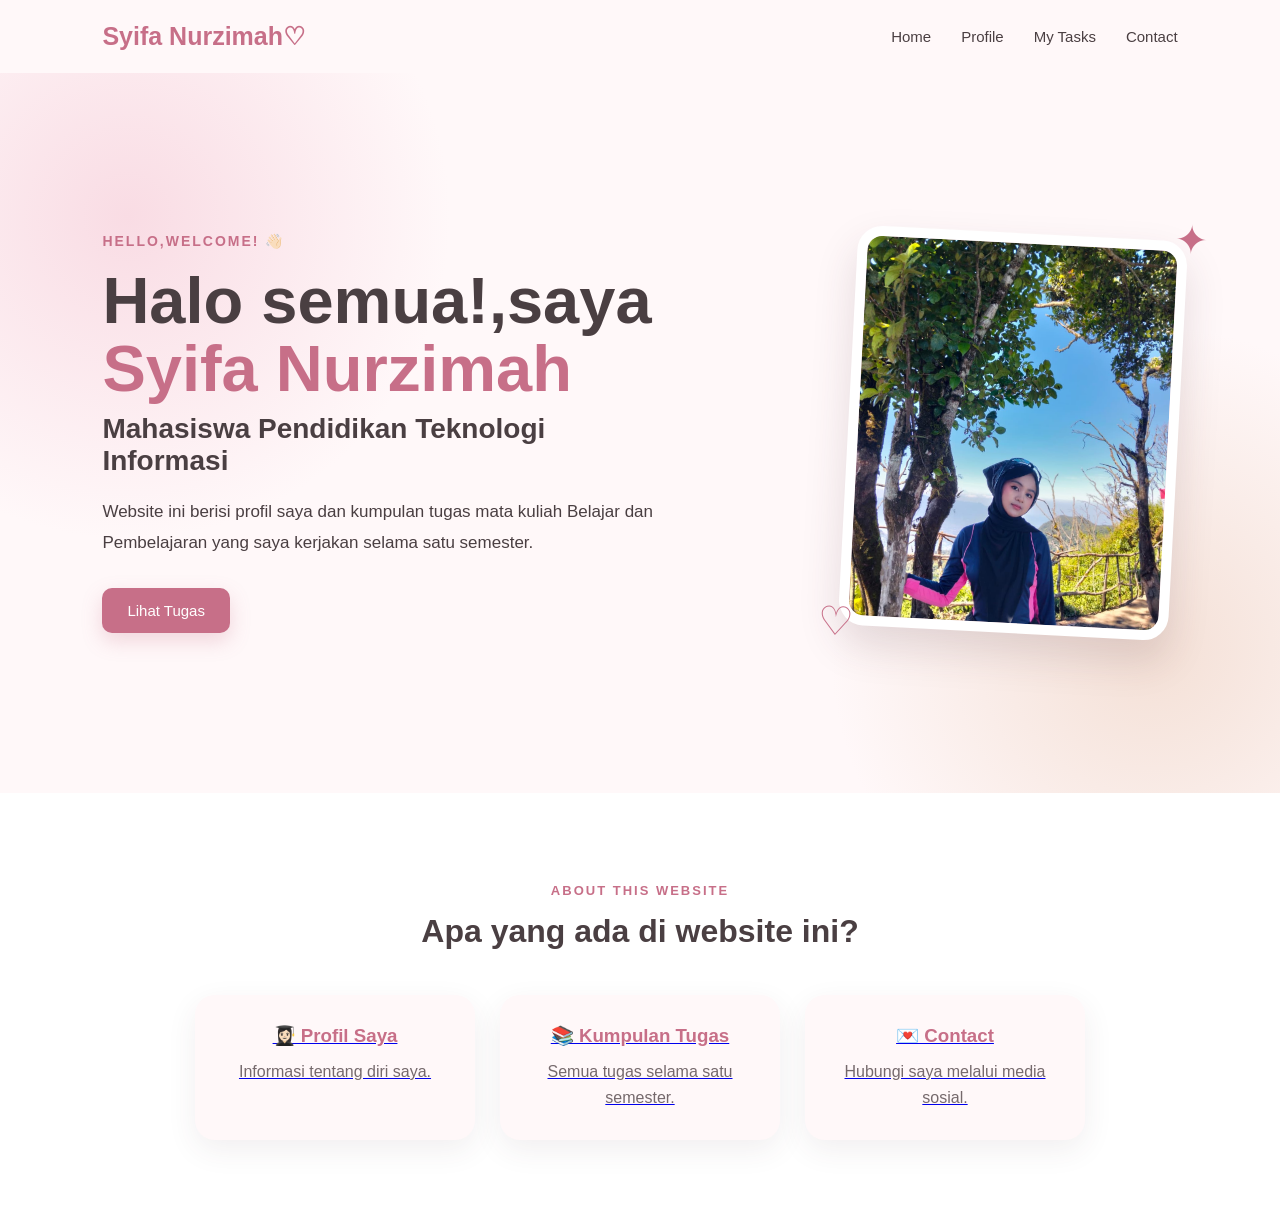
<file: index.html>
<!DOCTYPE html>
<html lang="id">
<head>
    <meta charset="UTF-8">
    <meta name="viewport" content="width=device-width, initial-scale=1.0">
    <title>Portfolio Syifa</title>

    <link rel="stylesheet" href="css/style.css">
</head>

<body>

    <nav>
        <h2>Syifa Nurzimah♡</h2>

        <div>
            <a href="index.html">Home</a>
            <a href="profile.html">Profile</a>
            <a href="tasks.html">My Tasks</a>
            <a href="contact.html">Contact</a>
        </div>
    </nav>

    <section class="hero">

        <div class="hero-text">
            <p>HELLO,WELCOME! 👋🏻</p>

            <h1>Halo semua!,saya <span>Syifa Nurzimah</span></h1>

            <h2>Mahasiswa Pendidikan Teknologi Informasi</h2>

            <p>
                Website ini berisi profil saya dan kumpulan
                tugas mata kuliah Belajar dan Pembelajaran yang saya kerjakan selama satu semester.
            </p>

            <a href="tasks.html" class="task-button">Lihat Tugas</a>
        </div>

        <div class="photo-box">
             <img src="images/image.cipa.jpeg" alt="image.cipa">
        </div>

    </section>

    <section class="about">
        <p>ABOUT THIS WEBSITE</p>

        <h2>Apa yang ada di website ini?</h2>

        <div class="cards">

            <a href="profile.html" class="card">
                <h3>👩🏻‍🎓 Profil Saya</h3>
                <p>Informasi tentang diri saya.</p>
            </a>

           <a href="tasks.html" class="card">
                <h3>📚 Kumpulan Tugas</h3>
             <p>Semua tugas selama satu semester.</p>
            </a>

           <a href="contact.html" class="card">
                <h3>💌 Contact</h3>
            <p>Hubungi saya melalui media sosial.</p>
            </a>

        </div>
    </section>

</body>
</html>
</file>
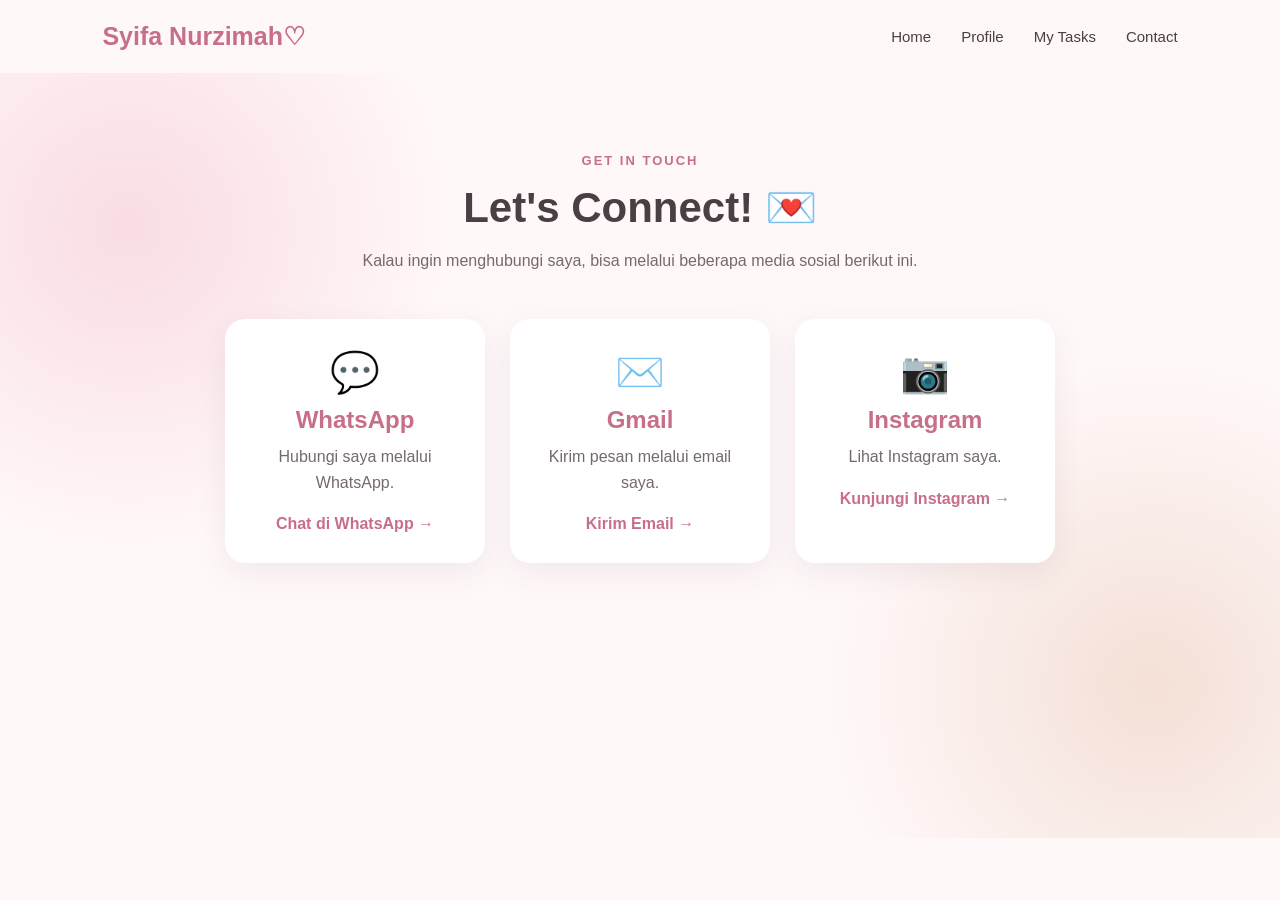
<file: contact.html>
<!DOCTYPE html>
<html lang="id">

<head>
    <meta charset="UTF-8">
    <meta name="viewport" content="width=device-width, initial-scale=1.0">

    <title>Contact - Syifa</title>

    <link rel="stylesheet" href="css/style.css">
</head>

<body>

    <nav>
        <h2>Syifa Nurzimah♡</h2>

        <div>
            <a href="index.html">Home</a>
            <a href="profile.html">Profile</a>
            <a href="tasks.html">My Tasks</a>
            <a href="contact.html">Contact</a>
        </div>
    </nav>


    <section class="contact-page">

        <p class="section-title">GET IN TOUCH</p>

        <h1>Let's Connect! 💌</h1>

        <p class="contact-intro">
            Kalau ingin menghubungi saya, bisa melalui beberapa
            media sosial berikut ini.
        </p>


        <div class="contact-list">

            <div class="contact-card">
                <div class="contact-icon">💬</div>

                <h2>WhatsApp</h2>

                <p>Hubungi saya melalui WhatsApp.</p>

                <a href="https://wa.me/6283141883319">Chat di WhatsApp →</a>
            </div>


            <div class="contact-card">
                <div class="contact-icon">✉️</div>

                <h2>Gmail</h2>

                <p>Kirim pesan melalui email saya.</p>

                <a href="mailto:syifanurzimah@gmail.com">Kirim Email →</a>
            </div>


            <div class="contact-card">
                <div class="contact-icon">📷</div>

                <h2>Instagram</h2>

                <p>Lihat Instagram saya.</p>

                <a href="https://www.instagram.com/syfnzmh/">Kunjungi Instagram →</a>
            </div>

        </div>

    </section>

</body>

</html>
</file>
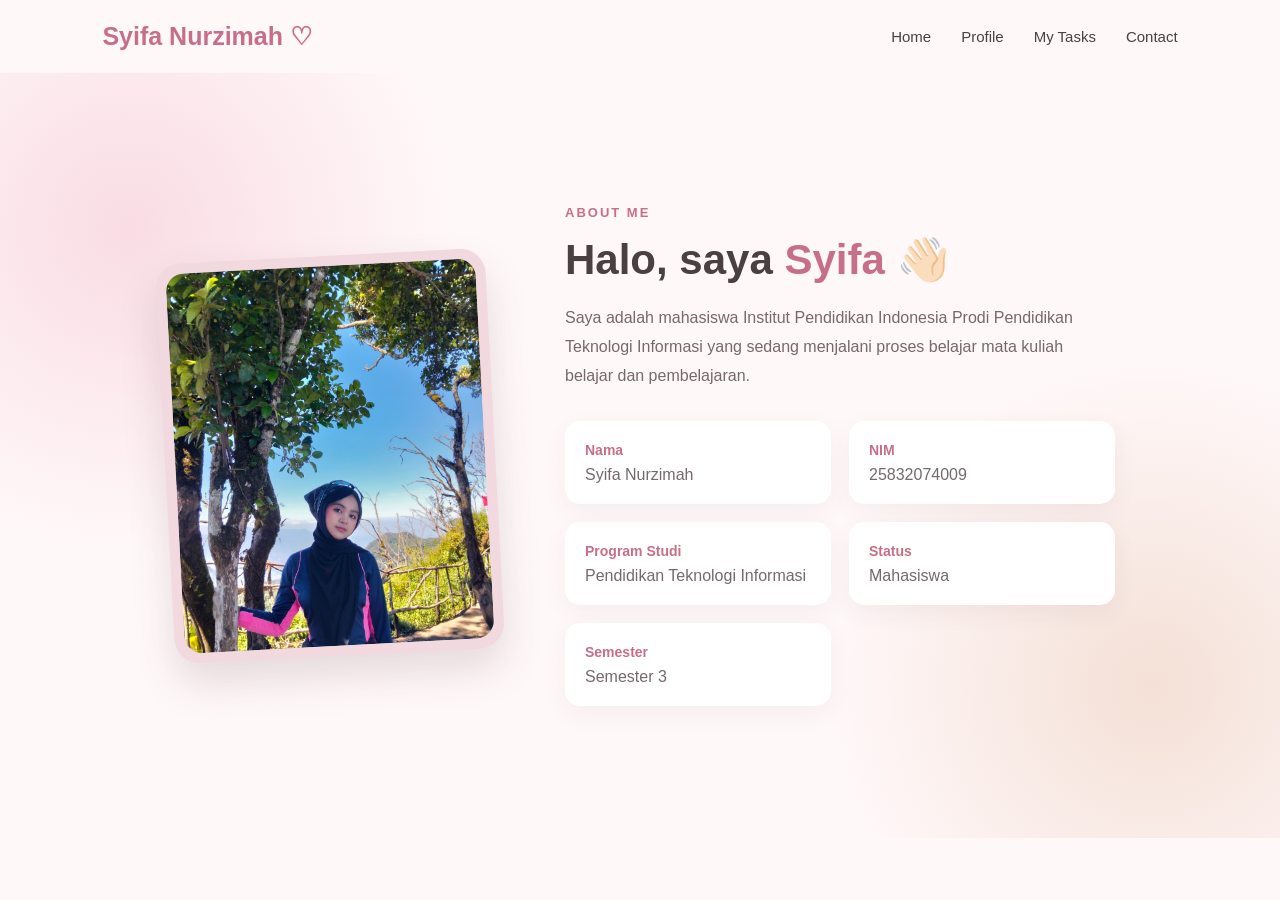
<file: profile.html>
<!DOCTYPE html>
<html lang="id">

<head>
    <meta charset="UTF-8">
    <meta name="viewport" content="width=device-width, initial-scale=1.0">

    <title>Profile - Syifa</title>

    <link rel="stylesheet" href="css/style.css">
</head>

<body>

    <nav>
        <h2>Syifa Nurzimah ♡</h2>

        <div>
            <a href="index.html">Home</a>
            <a href="profile.html">Profile</a>
            <a href="tasks.html">My Tasks</a>
            <a href="#">Contact</a>
        </div>
    </nav>


    <section class="profile-page">

        <div class="profile-photo">
            <img src="images/image.cipa.jpeg" alt="Foto Syifa">
        </div>


        <div class="profile-info">

            <p class="section-title">ABOUT ME</p>

            <h1>Halo, saya <span>Syifa</span> 👋🏻</h1>

            <p>
                Saya adalah mahasiswa Institut Pendidikan Indonesia Prodi Pendidikan Teknologi Informasi 
                yang sedang menjalani proses belajar mata kuliah belajar dan pembelajaran.
            </p>

            <div class="profile-details">

                <div>
                    <strong>Nama</strong>
                    <p>Syifa Nurzimah</p>
                </div>

                 <div>
                    <strong>NIM</strong>
                    <p>25832074009</p>
                </div>

                <div>
                    <strong>Program Studi</strong>
                    <p>Pendidikan Teknologi Informasi</p>
                </div>

                <div>
                    <strong>Status</strong>
                    <p>Mahasiswa</p>
                </div>

                <div>
                    <strong>Semester</strong>
                    <p>Semester 3</p>
                </div>

            </div>

        </div>

    </section>

</body>

</html>
</file>
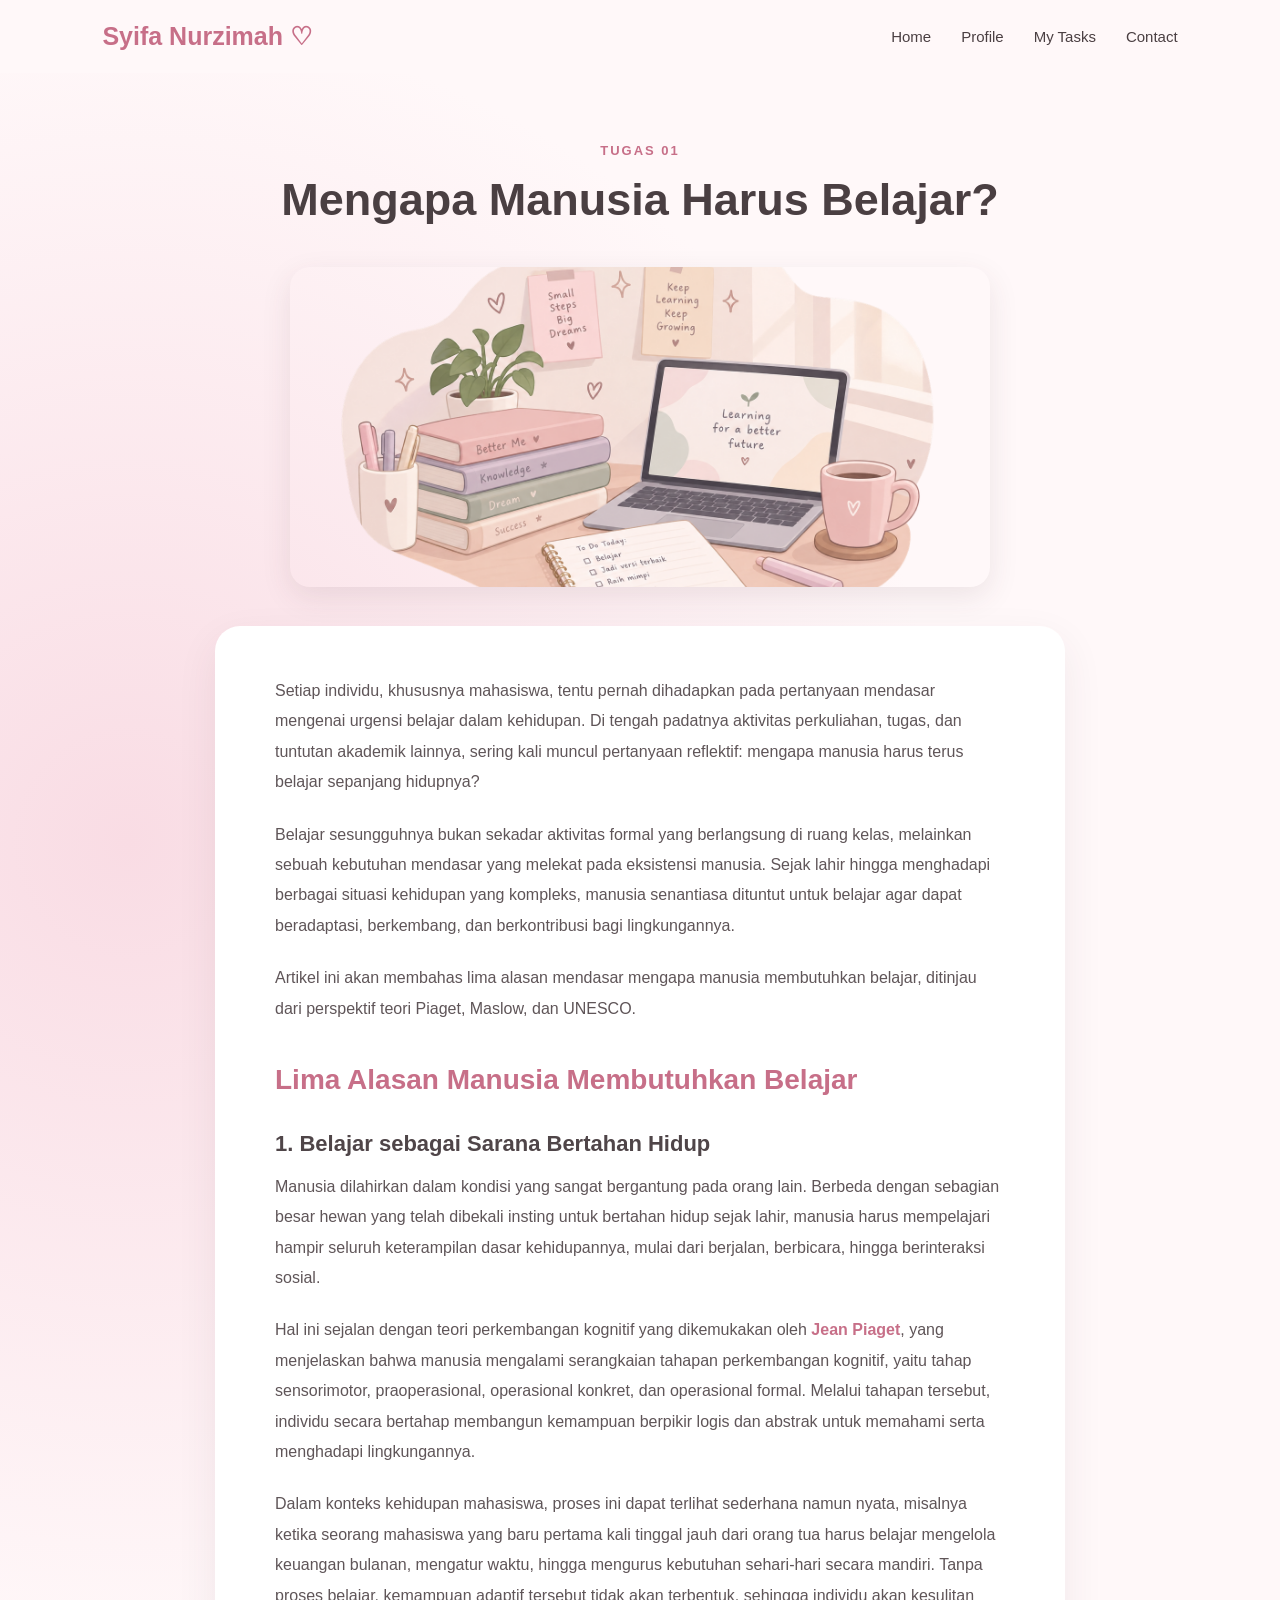
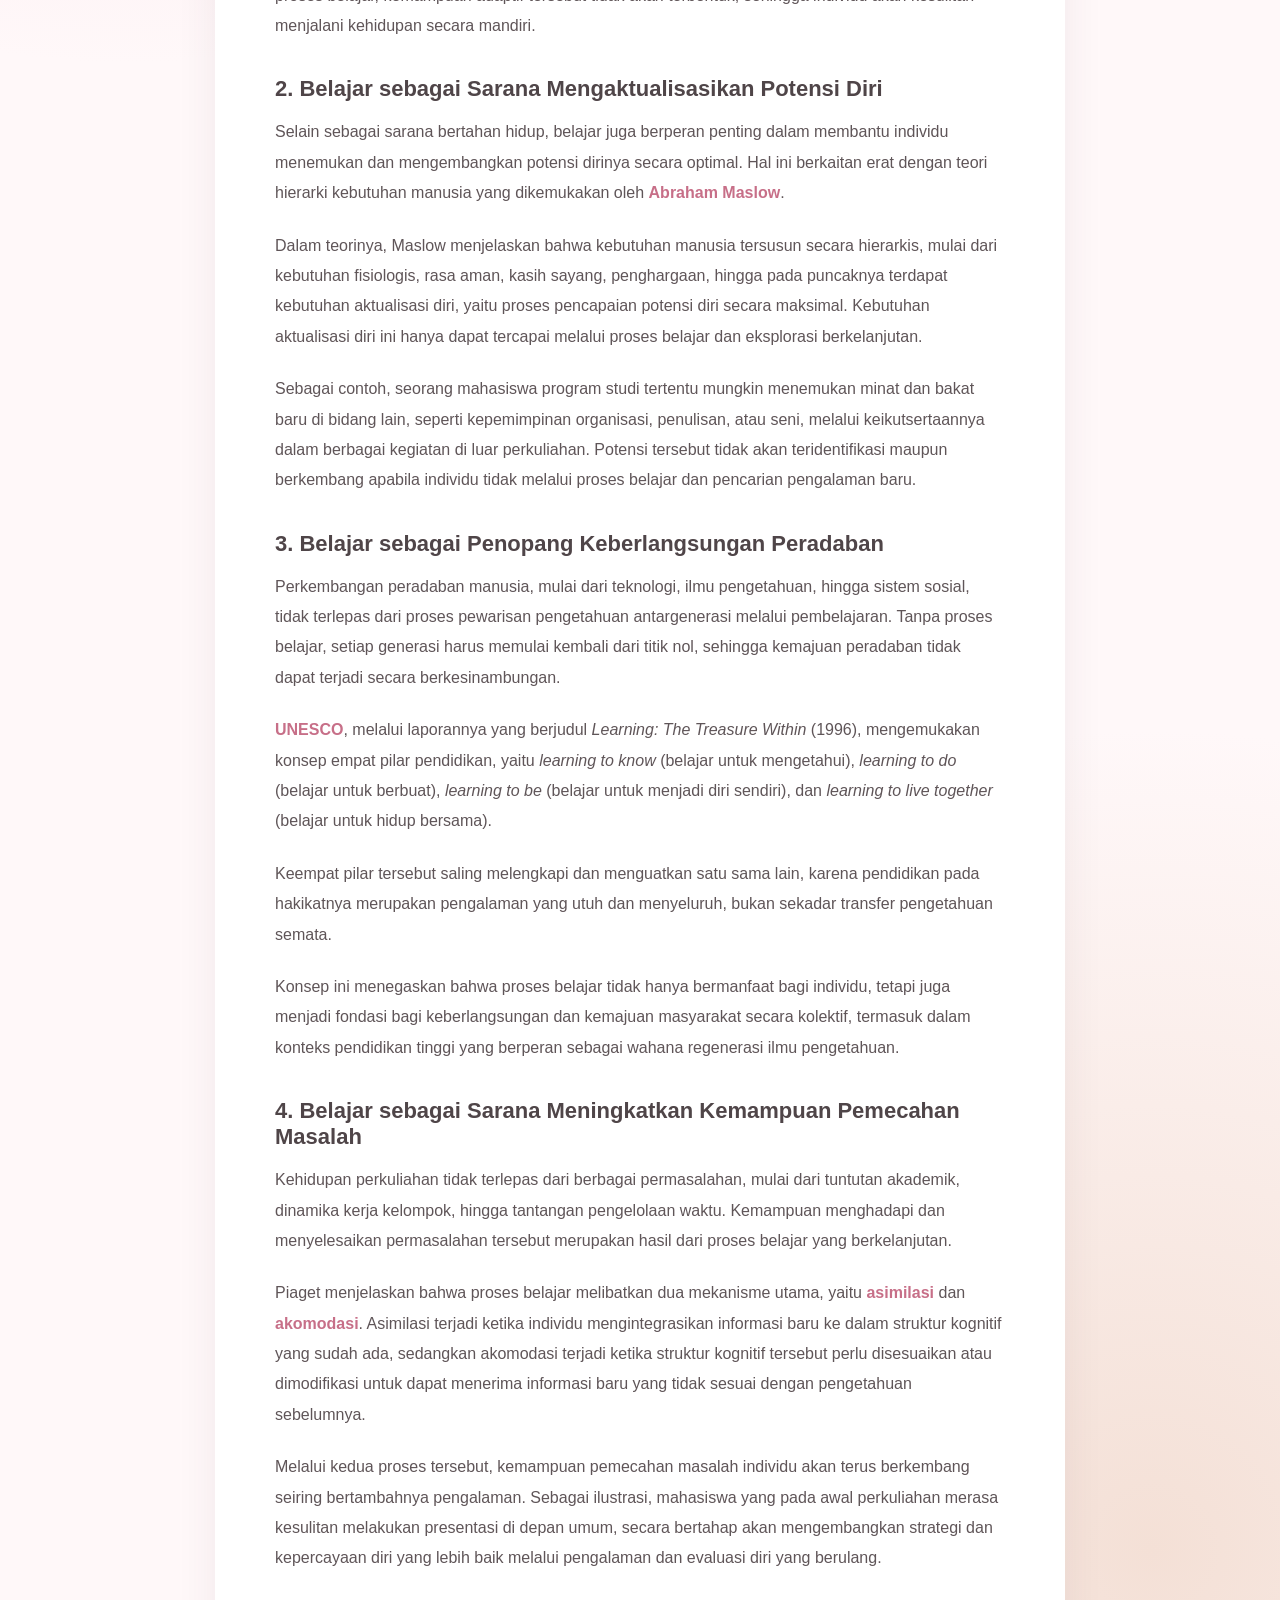
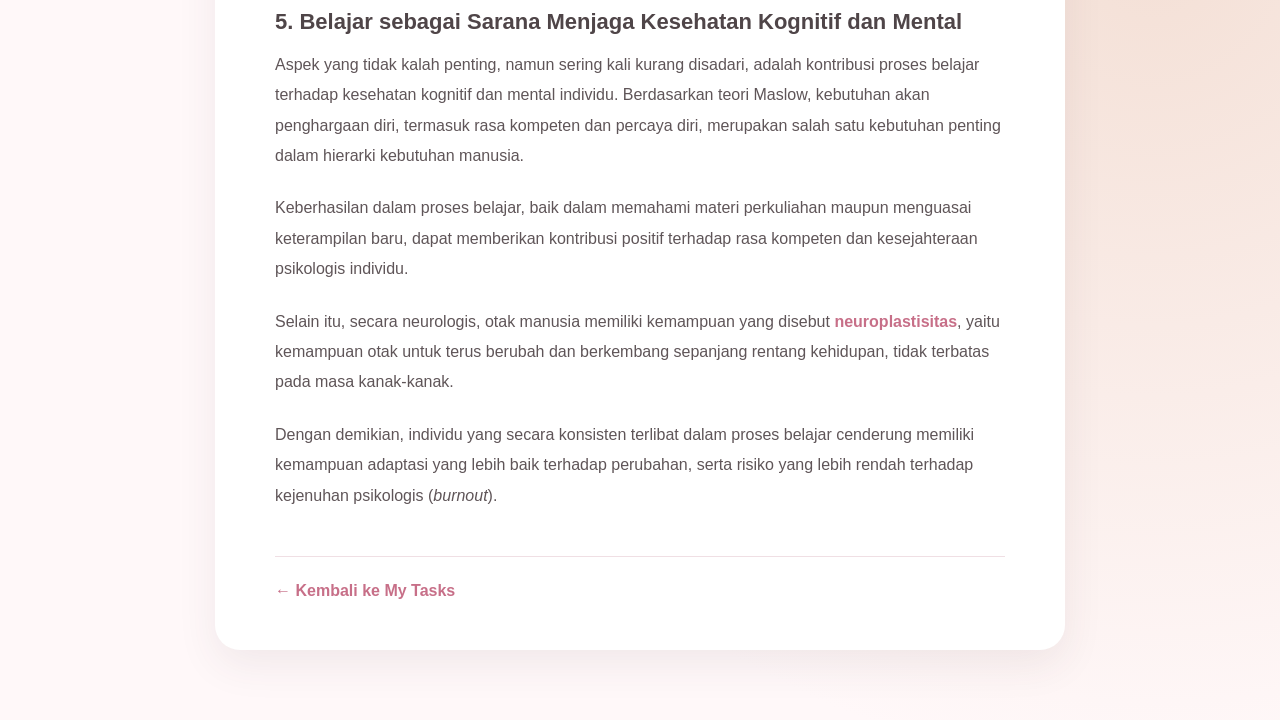
<file: task1.html>
<!DOCTYPE html>
<html lang="id">

<head>
    <meta charset="UTF-8">
    <meta name="viewport" content="width=device-width, initial-scale=1.0">

    <title>Mengapa Manusia Harus Belajar? - Syifa</title>

    <link rel="stylesheet" href="css/style.css">
</head>

<body>

    <nav>
        <h2>Syifa Nurzimah ♡</h2>

        <div>
            <a href="index.html">Home</a>
            <a href="profile.html">Profile</a>
            <a href="tasks.html">My Tasks</a>
            <a href="contact.html">Contact</a>
        </div>
    </nav>


    <main class="article-page">

        <div class="article-header">

            <p class="section-title">TUGAS 01</p>

            <h1>Mengapa Manusia Harus Belajar?</h1>

        </div>

        <div class="article-image">
            <img src="images/ChatGPT Image 6 Sep 2026, 09.03.02.png"
                alt="Ilustrasi kegiatan belajar">
       </div>


        <article class="article-content">

            <p>
                Setiap individu, khususnya mahasiswa, tentu pernah dihadapkan
                pada pertanyaan mendasar mengenai urgensi belajar dalam kehidupan.
                Di tengah padatnya aktivitas perkuliahan, tugas, dan tuntutan
                akademik lainnya, sering kali muncul pertanyaan reflektif:
                mengapa manusia harus terus belajar sepanjang hidupnya?
            </p>

            <p>
                Belajar sesungguhnya bukan sekadar aktivitas formal yang
                berlangsung di ruang kelas, melainkan sebuah kebutuhan mendasar
                yang melekat pada eksistensi manusia. Sejak lahir hingga
                menghadapi berbagai situasi kehidupan yang kompleks, manusia
                senantiasa dituntut untuk belajar agar dapat beradaptasi,
                berkembang, dan berkontribusi bagi lingkungannya.
            </p>

            <p>
                Artikel ini akan membahas lima alasan mendasar mengapa manusia
                membutuhkan belajar, ditinjau dari perspektif teori Piaget,
                Maslow, dan UNESCO.
            </p>


            <h2>Lima Alasan Manusia Membutuhkan Belajar</h2>


            <h3>1. Belajar sebagai Sarana Bertahan Hidup</h3>

            <p>
                Manusia dilahirkan dalam kondisi yang sangat bergantung pada
                orang lain. Berbeda dengan sebagian besar hewan yang telah
                dibekali insting untuk bertahan hidup sejak lahir, manusia harus
                mempelajari hampir seluruh keterampilan dasar kehidupannya,
                mulai dari berjalan, berbicara, hingga berinteraksi sosial.
            </p>

            <p>
                Hal ini sejalan dengan teori perkembangan kognitif yang
                dikemukakan oleh <strong>Jean Piaget</strong>, yang menjelaskan
                bahwa manusia mengalami serangkaian tahapan perkembangan
                kognitif, yaitu tahap sensorimotor, praoperasional, operasional
                konkret, dan operasional formal. Melalui tahapan tersebut,
                individu secara bertahap membangun kemampuan berpikir logis
                dan abstrak untuk memahami serta menghadapi lingkungannya.
            </p>

            <p>
                Dalam konteks kehidupan mahasiswa, proses ini dapat terlihat
                sederhana namun nyata, misalnya ketika seorang mahasiswa yang
                baru pertama kali tinggal jauh dari orang tua harus belajar
                mengelola keuangan bulanan, mengatur waktu, hingga mengurus
                kebutuhan sehari-hari secara mandiri. Tanpa proses belajar,
                kemampuan adaptif tersebut tidak akan terbentuk, sehingga
                individu akan kesulitan menjalani kehidupan secara mandiri.
            </p>


            <h3>2. Belajar sebagai Sarana Mengaktualisasikan Potensi Diri</h3>

            <p>
                Selain sebagai sarana bertahan hidup, belajar juga berperan
                penting dalam membantu individu menemukan dan mengembangkan
                potensi dirinya secara optimal. Hal ini berkaitan erat dengan
                teori hierarki kebutuhan manusia yang dikemukakan oleh
                <strong>Abraham Maslow</strong>.
            </p>

            <p>
                Dalam teorinya, Maslow menjelaskan bahwa kebutuhan manusia
                tersusun secara hierarkis, mulai dari kebutuhan fisiologis,
                rasa aman, kasih sayang, penghargaan, hingga pada puncaknya
                terdapat kebutuhan aktualisasi diri, yaitu proses pencapaian
                potensi diri secara maksimal. Kebutuhan aktualisasi diri ini
                hanya dapat tercapai melalui proses belajar dan eksplorasi
                berkelanjutan.
            </p>

            <p>
                Sebagai contoh, seorang mahasiswa program studi tertentu mungkin
                menemukan minat dan bakat baru di bidang lain, seperti
                kepemimpinan organisasi, penulisan, atau seni, melalui
                keikutsertaannya dalam berbagai kegiatan di luar perkuliahan.
                Potensi tersebut tidak akan teridentifikasi maupun berkembang
                apabila individu tidak melalui proses belajar dan pencarian
                pengalaman baru.
            </p>


            <h3>3. Belajar sebagai Penopang Keberlangsungan Peradaban</h3>

            <p>
                Perkembangan peradaban manusia, mulai dari teknologi, ilmu
                pengetahuan, hingga sistem sosial, tidak terlepas dari proses
                pewarisan pengetahuan antargenerasi melalui pembelajaran.
                Tanpa proses belajar, setiap generasi harus memulai kembali
                dari titik nol, sehingga kemajuan peradaban tidak dapat terjadi
                secara berkesinambungan.
            </p>

            <p>
                <strong>UNESCO</strong>, melalui laporannya yang berjudul
                <em>Learning: The Treasure Within</em> (1996), mengemukakan
                konsep empat pilar pendidikan, yaitu <em>learning to know</em>
                (belajar untuk mengetahui), <em>learning to do</em>
                (belajar untuk berbuat), <em>learning to be</em>
                (belajar untuk menjadi diri sendiri), dan
                <em>learning to live together</em>
                (belajar untuk hidup bersama).
            </p>

            <p>
                Keempat pilar tersebut saling melengkapi dan menguatkan satu
                sama lain, karena pendidikan pada hakikatnya merupakan
                pengalaman yang utuh dan menyeluruh, bukan sekadar transfer
                pengetahuan semata.
            </p>

            <p>
                Konsep ini menegaskan bahwa proses belajar tidak hanya
                bermanfaat bagi individu, tetapi juga menjadi fondasi bagi
                keberlangsungan dan kemajuan masyarakat secara kolektif,
                termasuk dalam konteks pendidikan tinggi yang berperan sebagai
                wahana regenerasi ilmu pengetahuan.
            </p>


            <h3>4. Belajar sebagai Sarana Meningkatkan Kemampuan Pemecahan Masalah</h3>

            <p>
                Kehidupan perkuliahan tidak terlepas dari berbagai permasalahan,
                mulai dari tuntutan akademik, dinamika kerja kelompok, hingga
                tantangan pengelolaan waktu. Kemampuan menghadapi dan
                menyelesaikan permasalahan tersebut merupakan hasil dari proses
                belajar yang berkelanjutan.
            </p>

            <p>
                Piaget menjelaskan bahwa proses belajar melibatkan dua
                mekanisme utama, yaitu <strong>asimilasi</strong> dan
                <strong>akomodasi</strong>. Asimilasi terjadi ketika individu
                mengintegrasikan informasi baru ke dalam struktur kognitif yang
                sudah ada, sedangkan akomodasi terjadi ketika struktur kognitif
                tersebut perlu disesuaikan atau dimodifikasi untuk dapat
                menerima informasi baru yang tidak sesuai dengan pengetahuan
                sebelumnya.
            </p>

            <p>
                Melalui kedua proses tersebut, kemampuan pemecahan masalah
                individu akan terus berkembang seiring bertambahnya pengalaman.
                Sebagai ilustrasi, mahasiswa yang pada awal perkuliahan merasa
                kesulitan melakukan presentasi di depan umum, secara bertahap
                akan mengembangkan strategi dan kepercayaan diri yang lebih
                baik melalui pengalaman dan evaluasi diri yang berulang.
            </p>


            <h3>5. Belajar sebagai Sarana Menjaga Kesehatan Kognitif dan Mental</h3>

            <p>
                Aspek yang tidak kalah penting, namun sering kali kurang
                disadari, adalah kontribusi proses belajar terhadap kesehatan
                kognitif dan mental individu. Berdasarkan teori Maslow,
                kebutuhan akan penghargaan diri, termasuk rasa kompeten dan
                percaya diri, merupakan salah satu kebutuhan penting dalam
                hierarki kebutuhan manusia.
            </p>

            <p>
                Keberhasilan dalam proses belajar, baik dalam memahami materi
                perkuliahan maupun menguasai keterampilan baru, dapat memberikan
                kontribusi positif terhadap rasa kompeten dan kesejahteraan
                psikologis individu.
            </p>

            <p>
                Selain itu, secara neurologis, otak manusia memiliki kemampuan
                yang disebut <strong>neuroplastisitas</strong>, yaitu kemampuan
                otak untuk terus berubah dan berkembang sepanjang rentang
                kehidupan, tidak terbatas pada masa kanak-kanak.
            </p>

            <p>
                Dengan demikian, individu yang secara konsisten terlibat dalam
                proses belajar cenderung memiliki kemampuan adaptasi yang lebih
                baik terhadap perubahan, serta risiko yang lebih rendah
                terhadap kejenuhan psikologis (<em>burnout</em>).
            </p>


            <div class="article-footer">
                <a href="tasks.html">← Kembali ke My Tasks</a>
            </div>

        </article>

    </main>

</body>

</html>
</file>
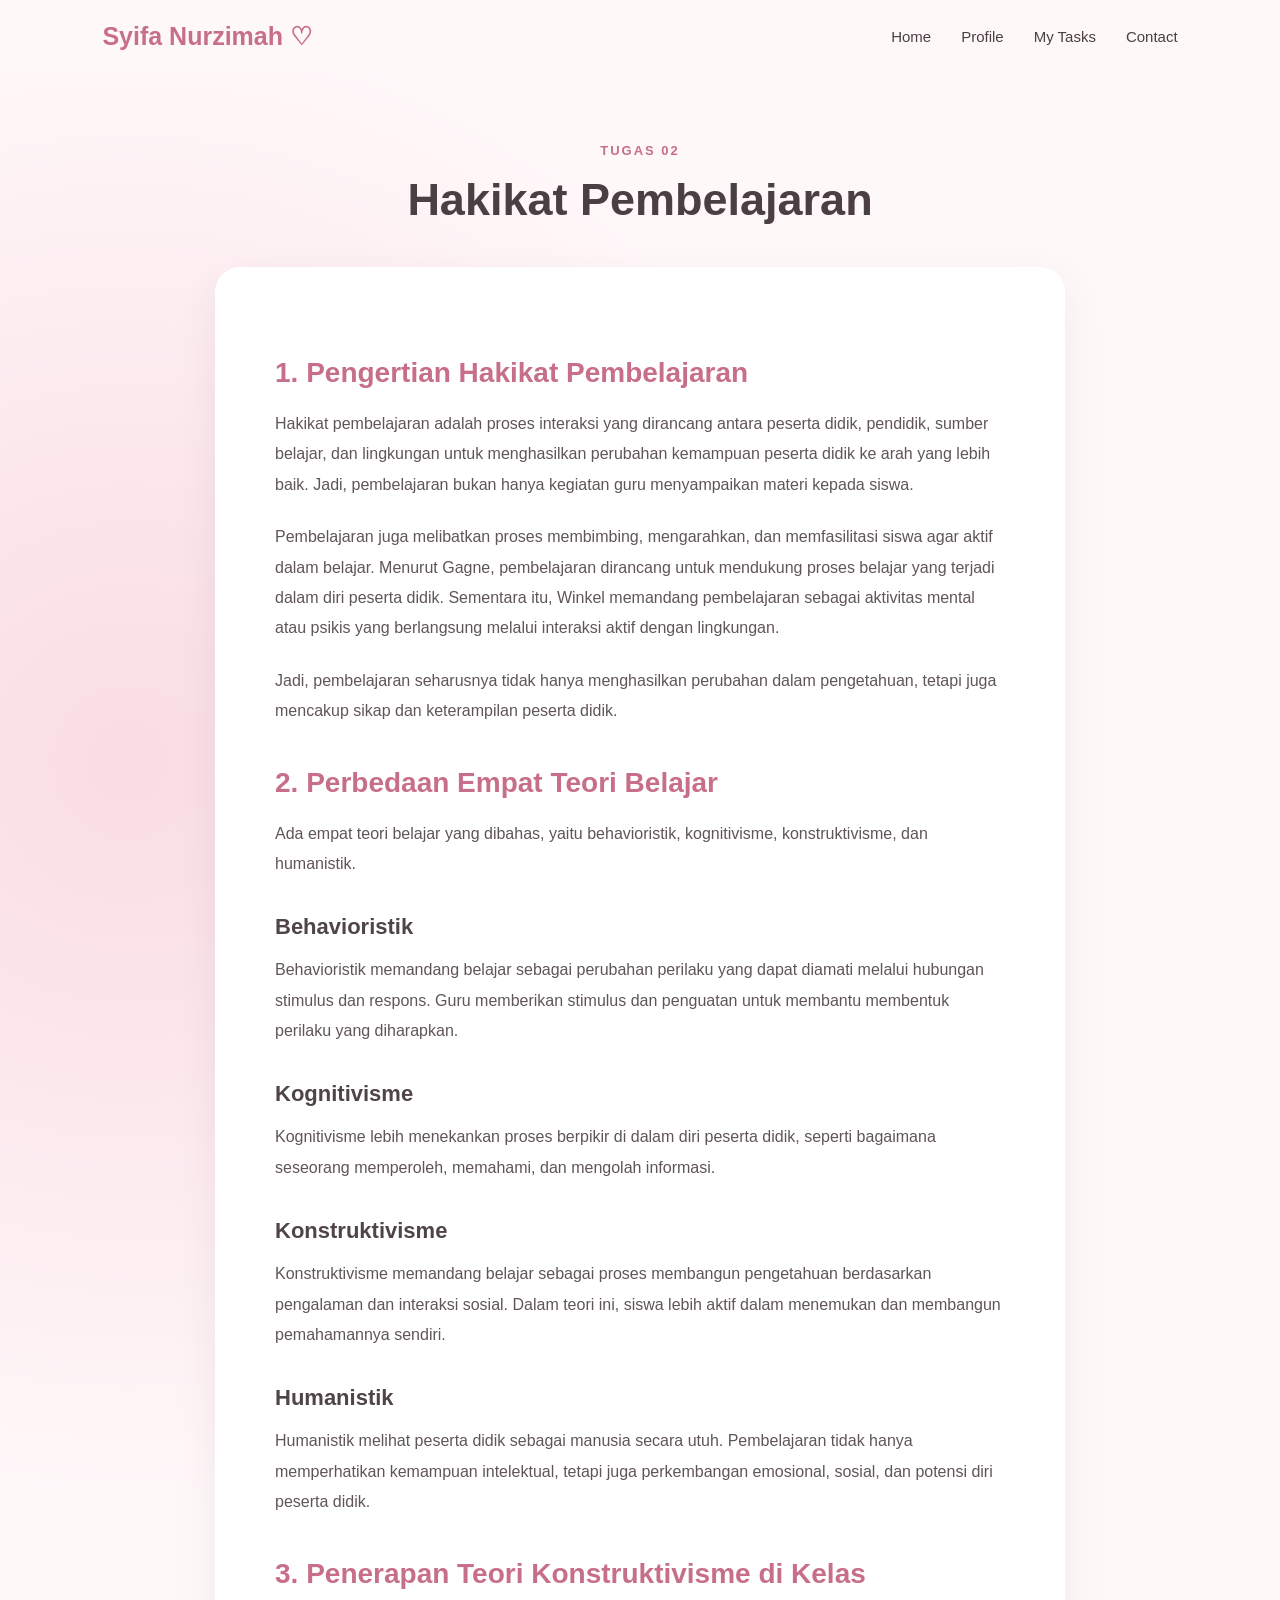
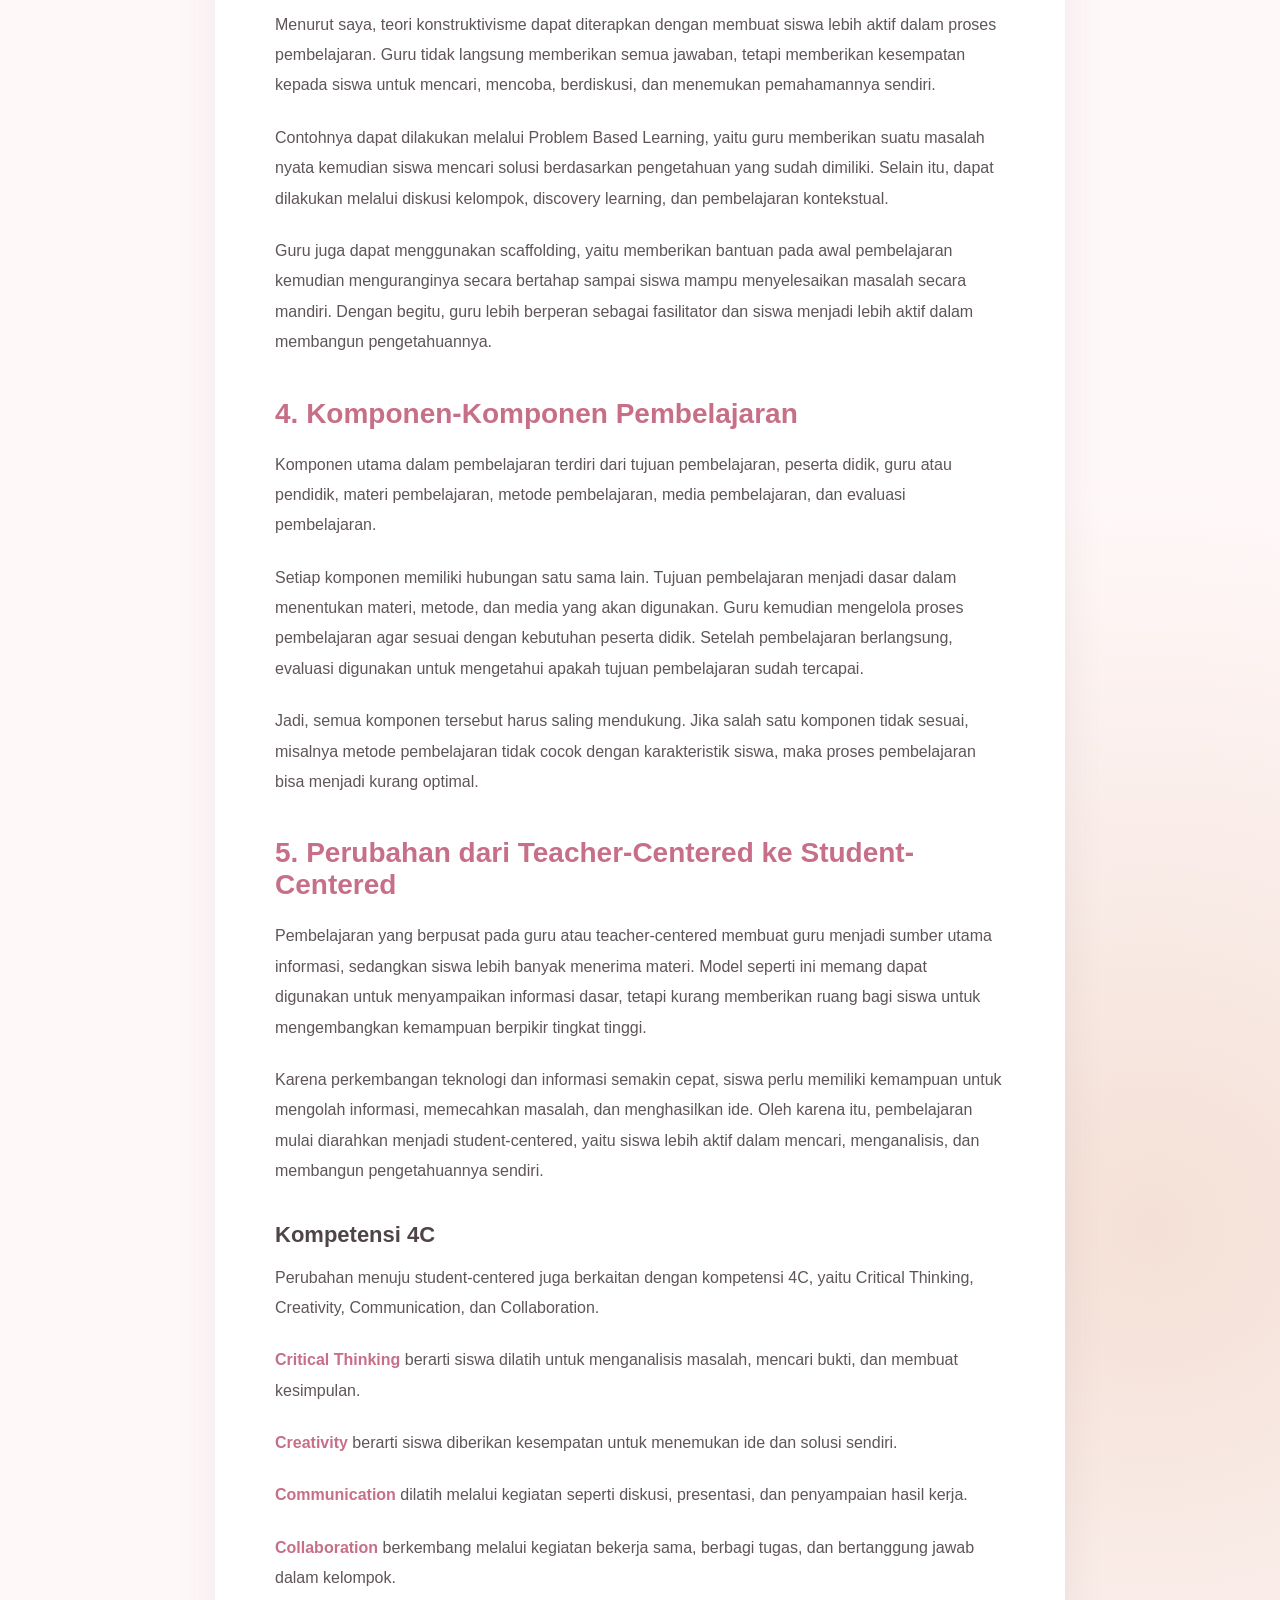
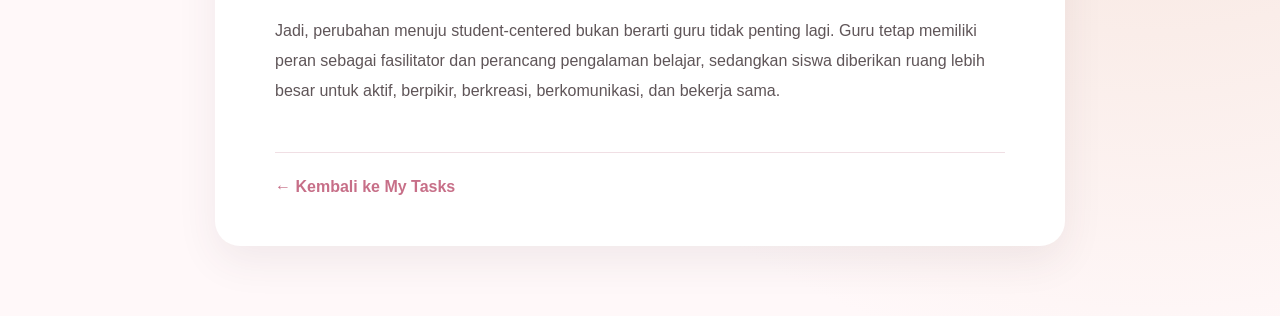
<file: task2.html>
<!DOCTYPE html>
<html lang="id">

<head>
    <meta charset="UTF-8">
    <meta name="viewport" content="width=device-width, initial-scale=1.0">

    <title>Hakikat Pembelajaran - Syifa</title>

    <link rel="stylesheet" href="css/style.css">
</head>

<body>

    <nav>
        <h2>Syifa Nurzimah ♡</h2>

        <div>
            <a href="index.html">Home</a>
            <a href="profile.html">Profile</a>
            <a href="tasks.html">My Tasks</a>
            <a href="contact.html">Contact</a>
        </div>
    </nav>


    <main class="article-page">

        <div class="article-header">

            <p class="section-title">TUGAS 02</p>

            <h1>Hakikat Pembelajaran</h1>
            
            </p>

        </div>


        <article class="article-content">

            <h2>1. Pengertian Hakikat Pembelajaran</h2>

            <p>
                Hakikat pembelajaran adalah proses interaksi yang dirancang
                antara peserta didik, pendidik, sumber belajar, dan lingkungan
                untuk menghasilkan perubahan kemampuan peserta didik ke arah
                yang lebih baik. Jadi, pembelajaran bukan hanya kegiatan guru
                menyampaikan materi kepada siswa.
            </p>

            <p>
                Pembelajaran juga melibatkan proses membimbing, mengarahkan,
                dan memfasilitasi siswa agar aktif dalam belajar. Menurut Gagne,
                pembelajaran dirancang untuk mendukung proses belajar yang
                terjadi dalam diri peserta didik. Sementara itu, Winkel
                memandang pembelajaran sebagai aktivitas mental atau psikis
                yang berlangsung melalui interaksi aktif dengan lingkungan.
            </p>

            <p>
                Jadi, pembelajaran seharusnya tidak hanya menghasilkan
                perubahan dalam pengetahuan, tetapi juga mencakup sikap dan
                keterampilan peserta didik.
            </p>


            <h2>2. Perbedaan Empat Teori Belajar</h2>

            <p>
                Ada empat teori belajar yang dibahas, yaitu behavioristik,
                kognitivisme, konstruktivisme, dan humanistik.
            </p>

            <h3>Behavioristik</h3>

            <p>
                Behavioristik memandang belajar sebagai perubahan perilaku
                yang dapat diamati melalui hubungan stimulus dan respons.
                Guru memberikan stimulus dan penguatan untuk membantu
                membentuk perilaku yang diharapkan.
            </p>

            <h3>Kognitivisme</h3>

            <p>
                Kognitivisme lebih menekankan proses berpikir di dalam diri
                peserta didik, seperti bagaimana seseorang memperoleh,
                memahami, dan mengolah informasi.
            </p>

            <h3>Konstruktivisme</h3>

            <p>
                Konstruktivisme memandang belajar sebagai proses membangun
                pengetahuan berdasarkan pengalaman dan interaksi sosial.
                Dalam teori ini, siswa lebih aktif dalam menemukan dan
                membangun pemahamannya sendiri.
            </p>

            <h3>Humanistik</h3>

            <p>
                Humanistik melihat peserta didik sebagai manusia secara utuh.
                Pembelajaran tidak hanya memperhatikan kemampuan intelektual,
                tetapi juga perkembangan emosional, sosial, dan potensi diri
                peserta didik.
            </p>


            <h2>3. Penerapan Teori Konstruktivisme di Kelas</h2>

            <p>
                Menurut saya, teori konstruktivisme dapat diterapkan dengan
                membuat siswa lebih aktif dalam proses pembelajaran. Guru
                tidak langsung memberikan semua jawaban, tetapi memberikan
                kesempatan kepada siswa untuk mencari, mencoba, berdiskusi,
                dan menemukan pemahamannya sendiri.
            </p>

            <p>
                Contohnya dapat dilakukan melalui Problem Based Learning,
                yaitu guru memberikan suatu masalah nyata kemudian siswa
                mencari solusi berdasarkan pengetahuan yang sudah dimiliki.
                Selain itu, dapat dilakukan melalui diskusi kelompok,
                discovery learning, dan pembelajaran kontekstual.
            </p>

            <p>
                Guru juga dapat menggunakan scaffolding, yaitu memberikan
                bantuan pada awal pembelajaran kemudian menguranginya secara
                bertahap sampai siswa mampu menyelesaikan masalah secara
                mandiri. Dengan begitu, guru lebih berperan sebagai fasilitator
                dan siswa menjadi lebih aktif dalam membangun pengetahuannya.
            </p>


            <h2>4. Komponen-Komponen Pembelajaran</h2>

            <p>
                Komponen utama dalam pembelajaran terdiri dari tujuan
                pembelajaran, peserta didik, guru atau pendidik, materi
                pembelajaran, metode pembelajaran, media pembelajaran,
                dan evaluasi pembelajaran.
            </p>

            <p>
                Setiap komponen memiliki hubungan satu sama lain. Tujuan
                pembelajaran menjadi dasar dalam menentukan materi, metode,
                dan media yang akan digunakan. Guru kemudian mengelola proses
                pembelajaran agar sesuai dengan kebutuhan peserta didik.
                Setelah pembelajaran berlangsung, evaluasi digunakan untuk
                mengetahui apakah tujuan pembelajaran sudah tercapai.
            </p>

            <p>
                Jadi, semua komponen tersebut harus saling mendukung. Jika
                salah satu komponen tidak sesuai, misalnya metode pembelajaran
                tidak cocok dengan karakteristik siswa, maka proses
                pembelajaran bisa menjadi kurang optimal.
            </p>


            <h2>5. Perubahan dari Teacher-Centered ke Student-Centered</h2>

            <p>
                Pembelajaran yang berpusat pada guru atau teacher-centered
                membuat guru menjadi sumber utama informasi, sedangkan siswa
                lebih banyak menerima materi. Model seperti ini memang dapat
                digunakan untuk menyampaikan informasi dasar, tetapi kurang
                memberikan ruang bagi siswa untuk mengembangkan kemampuan
                berpikir tingkat tinggi.
            </p>

            <p>
                Karena perkembangan teknologi dan informasi semakin cepat,
                siswa perlu memiliki kemampuan untuk mengolah informasi,
                memecahkan masalah, dan menghasilkan ide. Oleh karena itu,
                pembelajaran mulai diarahkan menjadi student-centered, yaitu
                siswa lebih aktif dalam mencari, menganalisis, dan membangun
                pengetahuannya sendiri.
            </p>

            <h3>Kompetensi 4C</h3>

            <p>
                Perubahan menuju student-centered juga berkaitan dengan
                kompetensi 4C, yaitu Critical Thinking, Creativity,
                Communication, dan Collaboration.
            </p>

            <p>
                <strong>Critical Thinking</strong> berarti siswa dilatih untuk
                menganalisis masalah, mencari bukti, dan membuat kesimpulan.
            </p>

            <p>
                <strong>Creativity</strong> berarti siswa diberikan kesempatan
                untuk menemukan ide dan solusi sendiri.
            </p>

            <p>
                <strong>Communication</strong> dilatih melalui kegiatan seperti
                diskusi, presentasi, dan penyampaian hasil kerja.
            </p>

            <p>
                <strong>Collaboration</strong> berkembang melalui kegiatan
                bekerja sama, berbagi tugas, dan bertanggung jawab dalam
                kelompok.
            </p>

            <p>
                Jadi, perubahan menuju student-centered bukan berarti guru
                tidak penting lagi. Guru tetap memiliki peran sebagai
                fasilitator dan perancang pengalaman belajar, sedangkan siswa
                diberikan ruang lebih besar untuk aktif, berpikir, berkreasi,
                berkomunikasi, dan bekerja sama.
            </p>


            <div class="article-footer">

                <a href="tasks.html">
                    ← Kembali ke My Tasks
                </a>

            </div>

        </article>

    </main>

</body>

</html>
</file>
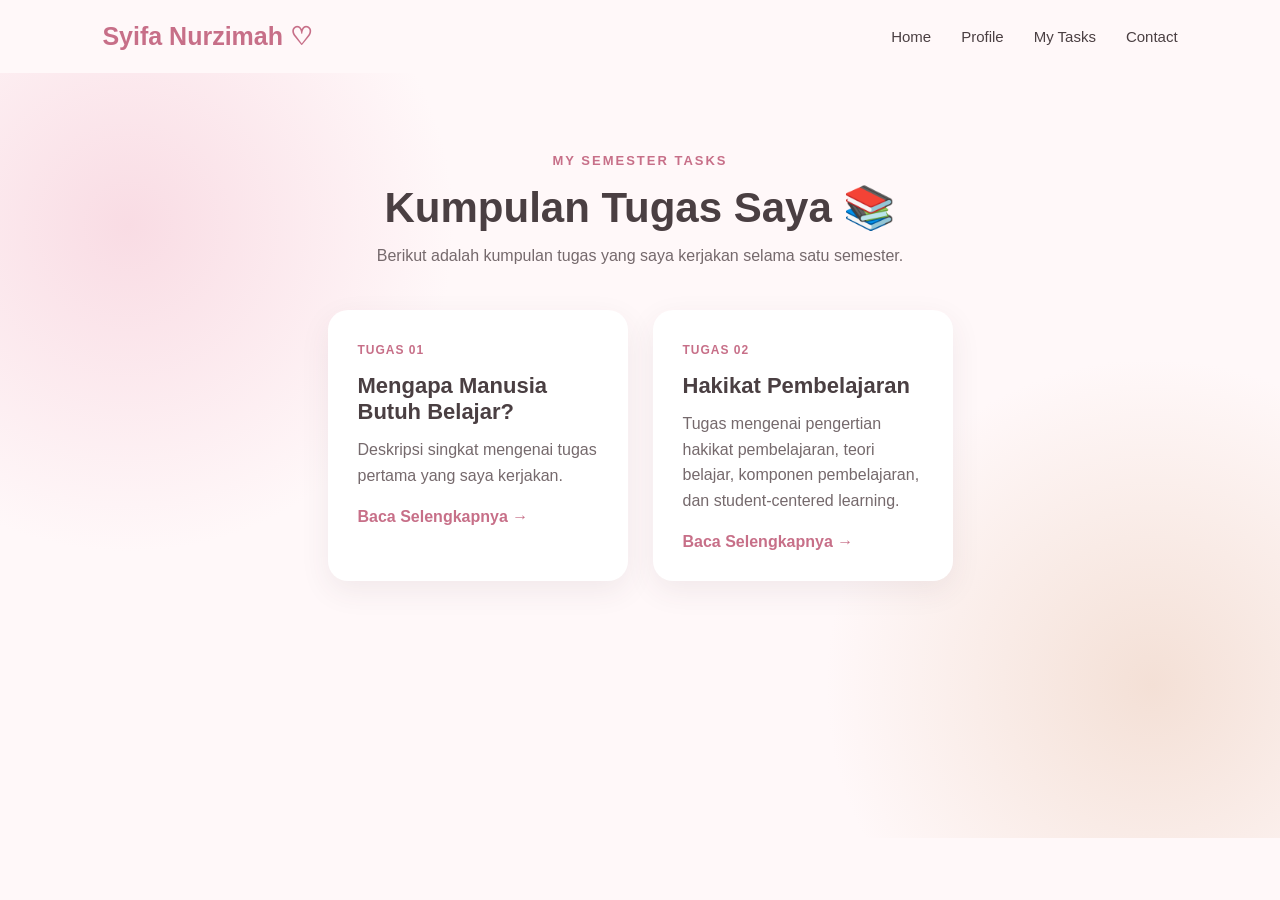
<file: tasks.html>
<!DOCTYPE html>
<html lang="id">

<head>
    <meta charset="UTF-8">
    <meta name="viewport" content="width=device-width, initial-scale=1.0">

    <title>My Tasks - Syifa</title>

    <link rel="stylesheet" href="css/style.css">
</head>

<body>

    <nav>
        <h2>Syifa Nurzimah ♡</h2>

        <div>
            <a href="index.html">Home</a>
            <a href="#">Profile</a>
            <a href="tasks.html">My Tasks</a>
            <a href="#">Contact</a>
        </div>
    </nav>


    <section class="tasks-page">

        <p class="section-title">MY SEMESTER TASKS</p>

        <h1>Kumpulan Tugas Saya 📚</h1>

        <p class="intro">
            Berikut adalah kumpulan tugas yang saya kerjakan
            selama satu semester.
        </p>


        <div class="task-list">

            <div class="task-card">
                <span>TUGAS 01</span>

                <h2>Mengapa Manusia Butuh Belajar?</h2>

                <p>
                    Deskripsi singkat mengenai tugas pertama
                    yang saya kerjakan.
                </p>

                <a href="task1.html">Baca Selengkapnya →</a>

                 </div>

            <div class="task-card">
                <span>TUGAS 02</span>
                    
                <h2>Hakikat Pembelajaran</h2>
                <p>
                   Tugas mengenai pengertian hakikat pembelajaran,
                   teori belajar, komponen pembelajaran, dan student-centered learning.
                </p>
                <a href="task2.html">Baca Selengkapnya →</a>
    
            </div>

        </div>

    </section>

</body>

</html>
</file>
<file: css/style.css>
* {
    margin: 0;
    padding: 0;
    box-sizing: border-box;
}

body {
    font-family: Arial, sans-serif;
    background: #fff8f9;
    color: #4a3f42;
}


/* =========================
   NAVBAR
========================= */

nav {
    width: 100%;
    padding: 22px 8%;

    display: flex;
    justify-content: space-between;
    align-items: center;

    background: #fff8f9;
}

nav h2 {
    color: #c76f88;
    font-size: 25px;
}

nav div {
    display: flex;
    gap: 30px;
}

nav a {
    text-decoration: none;
    color: #4a3f42;
    font-size: 15px;
    transition: 0.3s;
}

nav a:hover {
    color: #c76f88;
}


/* =========================
   HERO
========================= */

.hero {
    min-height: 80vh;
    padding: 70px 8%;

    display: flex;
    align-items: center;
    justify-content: space-between;

    gap: 60px;

    background:
        radial-gradient(circle at 10% 20%, #f9dce4 0%, transparent 25%),
        radial-gradient(circle at 90% 80%, #f4e0d6 0%, transparent 25%);
}

.hero-text {
    max-width: 570px;
}

.hero-text > p:first-child {
    color: #c76f88;
    font-size: 14px;
    letter-spacing: 2px;
    font-weight: bold;
    margin-bottom: 18px;
}

.hero h1 {
    font-size: 65px;
    line-height: 1.05;
    margin-bottom: 10px;
}

.hero h1 span {
    color: #c76f88;
}

.hero h2 {
    font-size: 28px;
    margin-bottom: 20px;
}

.hero-text > p:last-of-type {
    font-size: 17px;
    line-height: 1.8;
    margin-bottom: 30px;
}


/* =========================
   BUTTON
========================= */

button {
    border: none;
    padding: 14px 25px;

    background: #c76f88;
    color: white;

    border-radius: 10px;

    font-size: 15px;
    cursor: pointer;

    box-shadow: 0 8px 20px rgba(199, 111, 136, 0.25);

    transition: 0.3s;
}

button:hover {
    transform: translateY(-3px);
}

.task-button {
    display: inline-block;
    text-decoration: none;

    border: none;
    padding: 14px 25px;

    background: #c76f88;
    color: white;

    border-radius: 10px;

    font-size: 15px;
    cursor: pointer;

    box-shadow: 0 8px 20px rgba(199, 111, 136, 0.25);

    transition: 0.3s;
}

.task-button:hover {
    transform: translateY(-3px);
    color: white;
}

/* =========================
   PHOTO
========================= */

.photo-box {
    width: 330px;
    height: 400px;

    background: #f2d9df;

    border: 10px solid white;

    border-radius: 25px;

    display: flex;
    justify-content: center;
    align-items: center;

    box-shadow: 0 20px 40px rgba(80, 50, 60, 0.15);

    transform: rotate(3deg);

    position: relative;
}

.photo-box p {
    color: #a96b7c;
    font-size: 18px;
}

.photo-box img {
    width: 100%;
    height: 100%;
    object-fit: cover;
    border-radius: 15px;
    display: block;
}


/* dekorasi */

.photo-box::before {
    content: "✦";
    position: absolute;

    top: -35px;
    right: -30px;

    font-size: 40px;
    color: #c76f88;
}

.photo-box::after {
    content: "♡";
    position: absolute;

    bottom: -30px;
    left: -30px;

    font-size: 40px;
    color: #c76f88;
}


/* =========================
   ABOUT
========================= */

.about {
    padding: 90px 8%;
    text-align: center;
    background: white;
}

.about > p {
    color: #c76f88;
    letter-spacing: 2px;
    font-size: 13px;
    font-weight: bold;
}

.about h2 {
    font-size: 32px;
    margin: 15px 0 45px;
}

.cards {
    display: flex;
    justify-content: center;
    gap: 25px;
    flex-wrap: wrap;
}

.card {
    width: 280px;

    padding: 30px 25px;

    background: #fff8f9;

    border-radius: 20px;

    box-shadow: 0 10px 30px rgba(80, 50, 60, 0.08);

    transition: 0.3s;
}

.card:hover {
    transform: translateY(-8px);
}

.card h3 {
    margin-bottom: 12px;
    color: #c76f88;
}

.card p {
    line-height: 1.6;
    color: #75696c;
}


/* =========================
   RESPONSIVE
========================= */

@media (max-width: 768px) {

    nav {
        flex-direction: column;
        gap: 20px;
    }

    nav div {
        gap: 15px;
    }

    .hero {
        flex-direction: column;
        text-align: center;
        padding-top: 50px;
    }

    .hero h1 {
        font-size: 48px;
    }

    .hero h2 {
        font-size: 24px;
    }

    .photo-box {
        width: 270px;
        height: 330px;
    }
}


/* =========================
   TASKS PAGE
========================= */

.tasks-page {
    min-height: 85vh;
    padding: 80px 8%;
    text-align: center;

    background:
        radial-gradient(circle at 10% 20%, #f9dce4 0%, transparent 25%),
        radial-gradient(circle at 90% 80%, #f4e0d6 0%, transparent 25%);
}

.section-title {
    color: #c76f88;
    font-size: 13px;
    font-weight: bold;
    letter-spacing: 2px;
}

.tasks-page h1 {
    font-size: 42px;
    margin: 15px 0;
}

.intro {
    color: #75696c;
    margin-bottom: 45px;
}

.task-list {
    display: flex;
    justify-content: center;
    gap: 25px;
    flex-wrap: wrap;
}

.task-card {
    width: 300px;
    padding: 30px;
    text-align: left;

    background: white;
    border-radius: 20px;

    box-shadow: 0 10px 30px rgba(80, 50, 60, 0.08);

    transition: 0.3s;
}

.task-card:hover {
    transform: translateY(-8px);
}

.task-card span {
    color: #c76f88;
    font-size: 12px;
    font-weight: bold;
    letter-spacing: 1px;
}

.task-card h2 {
    margin: 15px 0 12px;
    font-size: 22px;
}

.task-card p {
    color: #75696c;
    line-height: 1.6;
    margin-bottom: 20px;
}

.task-card a {
    color: #c76f88;
    text-decoration: none;
    font-weight: bold;
}


/* =========================
   PROFILE PAGE
========================= */

.profile-page {
    min-height: 85vh;
    padding: 80px 8%;

    display: flex;
    align-items: center;
    justify-content: center;

    gap: 70px;

    background:
        radial-gradient(circle at 10% 20%, #f9dce4 0%, transparent 25%),
        radial-gradient(circle at 90% 80%, #f4e0d6 0%, transparent 25%);
}

.profile-photo {
    width: 330px;
    height: 400px;

    background: #f2d9df;
    padding: 10px;

    border-radius: 25px;

    box-shadow: 0 20px 40px rgba(80, 50, 60, 0.15);

    transform: rotate(-3deg);
}

.profile-photo img {
    width: 100%;
    height: 100%;

    object-fit: cover;

    border-radius: 18px;

    display: block;
}

.profile-info {
    max-width: 550px;
}

.profile-info h1 {
    font-size: 42px;
    margin: 15px 0 20px;
}

.profile-info h1 span {
    color: #c76f88;
}

.profile-info > p:not(.section-title) {
    color: #75696c;
    line-height: 1.8;
    margin-bottom: 30px;
}

.profile-details {
    display: grid;
    grid-template-columns: 1fr 1fr;
    gap: 18px;
}

.profile-details div {
    background: white;
    padding: 20px;

    border-radius: 15px;

    box-shadow: 0 8px 25px rgba(80, 50, 60, 0.06);
}

.profile-details strong {
    color: #c76f88;
    font-size: 14px;
}

.profile-details p {
    margin-top: 7px;
    color: #75696c;
}


/* PROFILE - HP */

@media (max-width: 768px) {

    .profile-page {
        flex-direction: column;
        text-align: center;
    }

    .profile-photo {
        width: 270px;
        height: 330px;
    }

    .profile-details {
        grid-template-columns: 1fr;
    }
}


/* =========================
   CONTACT PAGE
========================= */

.contact-page {
    min-height: 85vh;
    padding: 80px 8%;
    text-align: center;

    background:
        radial-gradient(circle at 10% 20%, #f9dce4 0%, transparent 25%),
        radial-gradient(circle at 90% 80%, #f4e0d6 0%, transparent 25%);
}

.contact-page h1 {
    font-size: 42px;
    margin: 15px 0;
}

.contact-intro {
    color: #75696c;
    line-height: 1.7;
    margin-bottom: 45px;
}

.contact-list {
    display: flex;
    justify-content: center;
    gap: 25px;
    flex-wrap: wrap;
}

.contact-card {
    width: 260px;
    padding: 30px 25px;

    background: white;
    border-radius: 20px;

    box-shadow: 0 10px 30px rgba(80, 50, 60, 0.08);

    transition: 0.3s;
}

.contact-card:hover {
    transform: translateY(-8px);
}

.contact-icon {
    font-size: 40px;
    margin-bottom: 10px;
}

.contact-card h2 {
    color: #c76f88;
    margin: 10px 0;
}

.contact-card p {
    color: #75696c;
    line-height: 1.6;
    margin-bottom: 20px;
}

.contact-card a {
    color: #c76f88;
    text-decoration: none;
    font-weight: bold;
}

.contact-card a:hover {
    text-decoration: underline;
}



/* =========================
   ARTICLE PAGE
========================= */

.article-page {
    min-height: 85vh;
    padding: 70px 8%;

    background:
        radial-gradient(circle at 10% 20%, #f9dce4 0%, transparent 25%),
        radial-gradient(circle at 90% 80%, #f4e0d6 0%, transparent 25%);
}


/* HEADER ARTIKEL */

.article-header {
    max-width: 850px;
    margin: 0 auto 40px;
    text-align: center;
}

.article-header h1 {
    font-size: 45px;
    line-height: 1.2;
    margin: 15px 0;
}

.article-meta {
    color: #75696c;
    font-size: 14px;
}


/* ISI ARTIKEL */

.article-content {
    max-width: 850px;
    margin: 0 auto;

    background: white;
    padding: 50px 60px;

    border-radius: 25px;

    box-shadow: 0 15px 40px rgba(80, 50, 60, 0.08);
}

.article-content p {
    color: #5f5558;
    font-size: 16px;
    line-height: 1.9;
    margin-bottom: 22px;
}

.article-content h2 {
    color: #c76f88;
    font-size: 28px;
    margin-top: 40px;
    margin-bottom: 20px;
}

.article-content h3 {
    color: #4f4548;
    font-size: 22px;
    margin-top: 35px;
    margin-bottom: 15px;
}

.article-content strong {
    color: #c76f88;
}


/* TOMBOL KEMBALI */

.article-footer {
    margin-top: 45px;
    padding-top: 25px;

    border-top: 1px solid #f0dfe4;
}

.article-footer a {
    color: #c76f88;
    text-decoration: none;
    font-weight: bold;
}

.article-footer a:hover {
    text-decoration: underline;
}


/* ARTIKEL - HP */

@media (max-width: 768px) {

    .article-page {
        padding: 50px 5%;
    }

    .article-header h1 {
        font-size: 34px;
    }

    .article-content {
        padding: 30px 25px;
    }

    .article-content h2 {
        font-size: 24px;
    }

    .article-content h3 {
        font-size: 20px;
    }
}


/* =========================
   ARTICLE IMAGE
========================= */

.article-image {
    max-width: 700px;
    margin: 0 auto 35px;
    text-align: center;
}

.article-image img {
    width: 100%;
    max-height: 320px;
    object-fit: cover;

    border-radius: 20px;

    box-shadow: 0 10px 30px rgba(80, 50, 60, 0.10);
}
</file>
